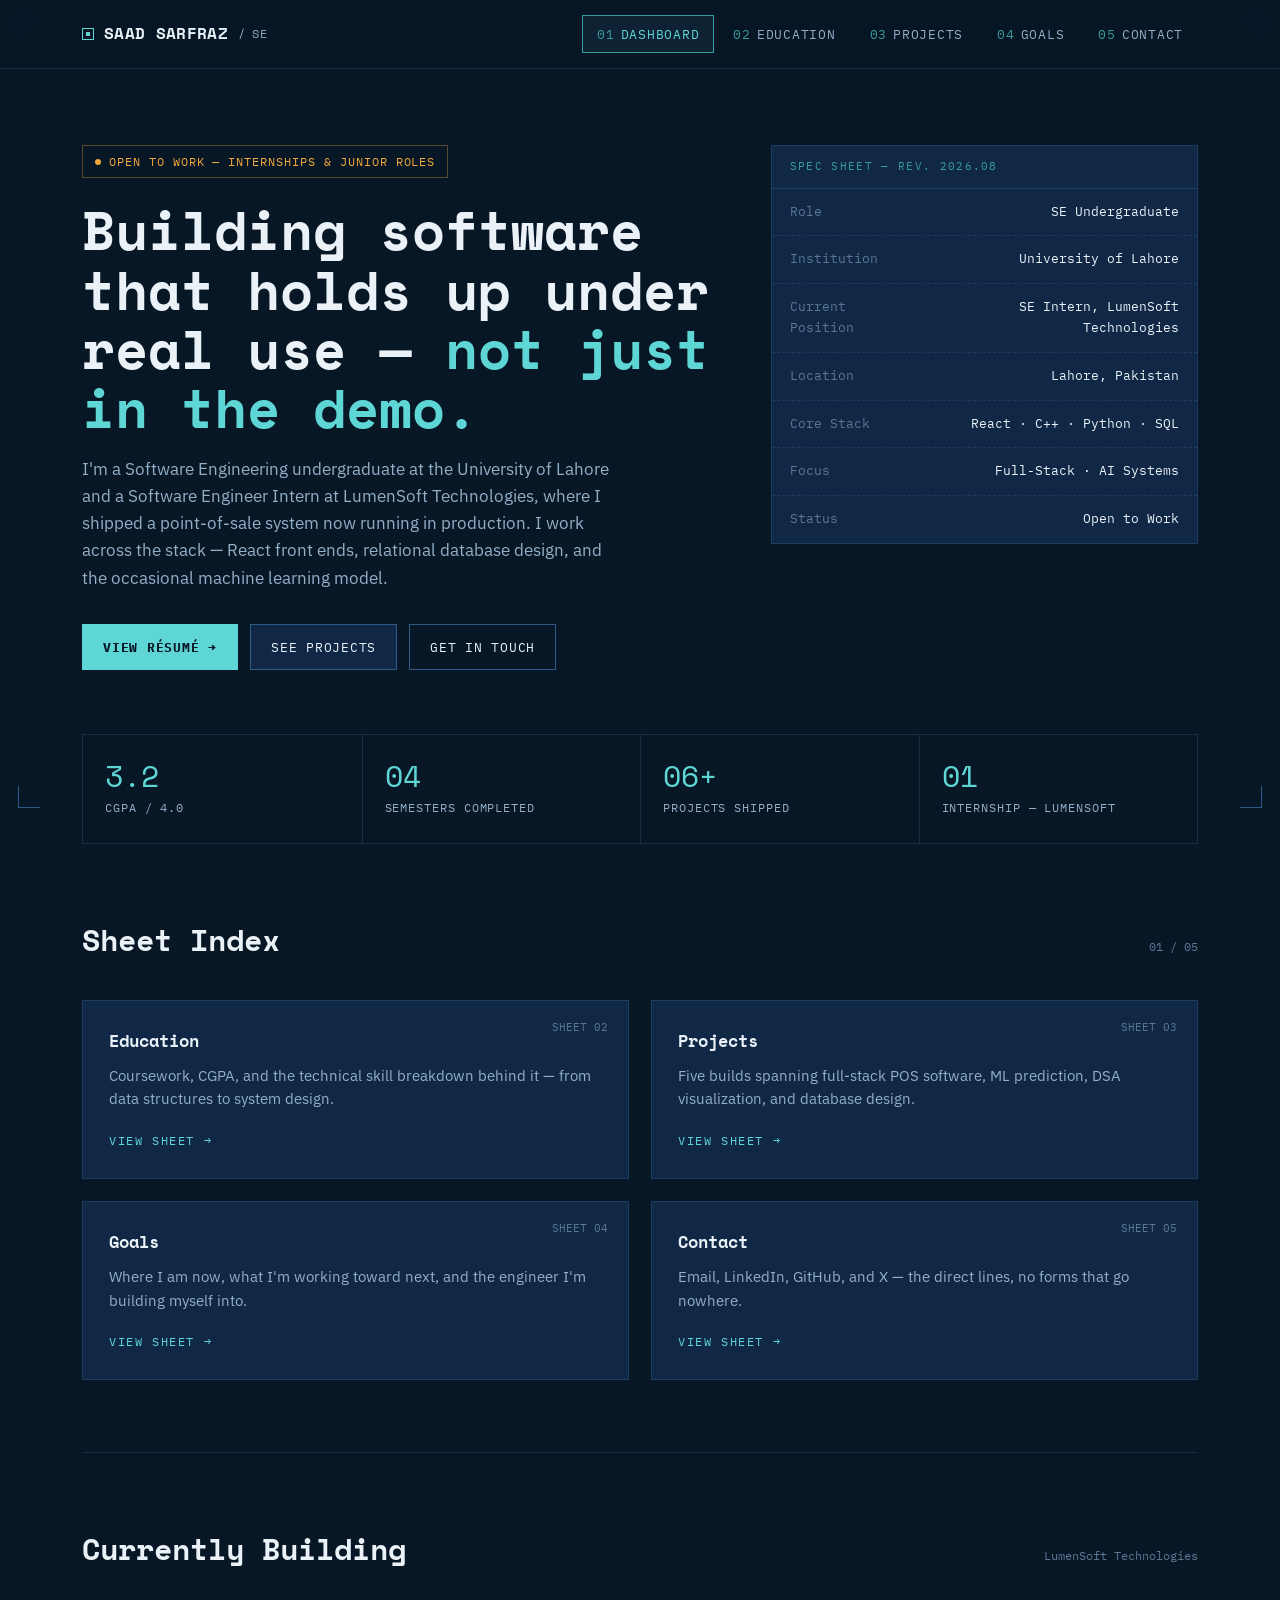
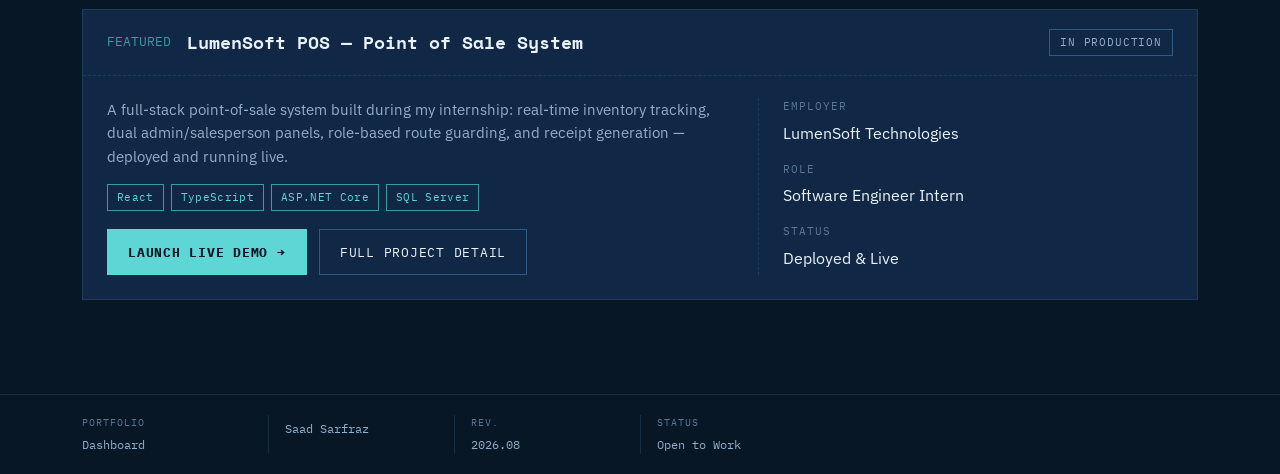
<file: index.html>
<!DOCTYPE html>
<html lang="en">
<head>
<meta charset="UTF-8">
<meta name="viewport" content="width=device-width, initial-scale=1.0">
<title>Saad Sarfraz — Software Engineer</title>
<meta name="description" content="Saad Sarfraz — Software Engineering undergraduate at University of Lahore, Software Engineer Intern at LumenSoft Technologies.">
<link rel="stylesheet" href="style.css">
</head>
<body>

<div class="crop-bl"></div><div class="crop-br"></div>

<header class="topbar">
  <div class="topbar-inner">
    <a href="index.html" class="brand">
      <span class="brand-mark"></span>
      SAAD SARFRAZ <span class="brand-sub">/ SE</span>
    </a>
    <button class="nav-toggle" aria-label="Toggle navigation" aria-expanded="false">≡</button>
    <nav class="navlinks">
      <a href="index.html"><span class="num">01</span>Dashboard</a>
      <a href="education.html"><span class="num">02</span>Education</a>
      <a href="projects.html"><span class="num">03</span>Projects</a>
      <a href="goals.html"><span class="num">04</span>Goals</a>
      <a href="contact.html"><span class="num">05</span>Contact</a>
    </nav>
  </div>
</header>

<main class="sheet">

  <section class="hero">
    <div>
      <div class="hero-status"><span class="blip"></span> Open to Work — Internships &amp; Junior Roles</div>
      <h1>Building software that holds up under real use — <span>not just in the demo.</span></h1>
      <p class="lede">I'm a Software Engineering undergraduate at the University of Lahore and a Software Engineer Intern at LumenSoft Technologies, where I shipped a point-of-sale system now running in production. I work across the stack — React front ends, relational database design, and the occasional machine learning model.</p>
      <div class="btn-row">
        <a class="btn btn-primary" href="https://drive.google.com/file/d/1sO_ANWUnyFtN7_MNTFOJQIVMBRMO8PCJ/view?usp=sharing" target="_blank" rel="noopener">View Résumé <span class="arrow">→</span></a>
        <a class="btn" href="projects.html">See Projects</a>
        <a class="btn btn-ghost" href="contact.html">Get in Touch</a>
      </div>
    </div>

    <div class="spec-panel">
      <div class="spec-head">Spec Sheet — Rev. 2026.08</div>
      <div class="spec-row"><span class="k">Role</span><span class="v">SE Undergraduate</span></div>
      <div class="spec-row"><span class="k">Institution</span><span class="v">University of Lahore</span></div>
      <div class="spec-row"><span class="k">Current Position</span><span class="v">SE Intern, LumenSoft Technologies</span></div>
      <div class="spec-row"><span class="k">Location</span><span class="v">Lahore, Pakistan</span></div>
      <div class="spec-row"><span class="k">Core Stack</span><span class="v">React · C++ · Python · SQL</span></div>
      <div class="spec-row"><span class="k">Focus</span><span class="v">Full-Stack · AI Systems</span></div>
      <div class="spec-row"><span class="k">Status</span><span class="v">Open to Work</span></div>
    </div>
  </section>

  <section class="stat-strip" aria-label="Quick stats">
    <div class="stat-cell"><div class="num">3.2</div><div class="label">CGPA / 4.0</div></div>
    <div class="stat-cell"><div class="num">04</div><div class="label">Semesters Completed</div></div>
    <div class="stat-cell"><div class="num">06+</div><div class="label">Projects Shipped</div></div>
    <div class="stat-cell"><div class="num">01</div><div class="label">Internship — LumenSoft</div></div>
  </section>

  <section class="section">
    <div class="section-head">
      <h2>Sheet Index</h2>
      <span class="sheet-no">01 / 05</span>
    </div>
    <div class="grid-2">
      <a class="card" href="education.html" style="text-decoration:none;">
        <span class="idx">SHEET 02</span>
        <h3>Education</h3>
        <p>Coursework, CGPA, and the technical skill breakdown behind it — from data structures to system design.</p>
        <span class="tag">View Sheet →</span>
      </a>
      <a class="card" href="projects.html" style="text-decoration:none;">
        <span class="idx">SHEET 03</span>
        <h3>Projects</h3>
        <p>Five builds spanning full-stack POS software, ML prediction, DSA visualization, and database design.</p>
        <span class="tag">View Sheet →</span>
      </a>
      <a class="card" href="goals.html" style="text-decoration:none;">
        <span class="idx">SHEET 04</span>
        <h3>Goals</h3>
        <p>Where I am now, what I'm working toward next, and the engineer I'm building myself into.</p>
        <span class="tag">View Sheet →</span>
      </a>
      <a class="card" href="contact.html" style="text-decoration:none;">
        <span class="idx">SHEET 05</span>
        <h3>Contact</h3>
        <p>Email, LinkedIn, GitHub, and X — the direct lines, no forms that go nowhere.</p>
        <span class="tag">View Sheet →</span>
      </a>
    </div>
  </section>

  <section class="section">
    <div class="section-head">
      <h2>Currently Building</h2>
      <span class="sheet-no">LumenSoft Technologies</span>
    </div>
    <div class="project-card">
      <div class="project-head">
        <span class="pnum">FEATURED</span>
        <h3>LumenSoft POS — Point of Sale System</h3>
        <span class="project-status">In Production</span>
      </div>
      <div class="project-body">
        <div>
          <p>A full-stack point-of-sale system built during my internship: real-time inventory tracking, dual admin/salesperson panels, role-based route guarding, and receipt generation — deployed and running live.</p>
          <div class="chips">
            <span class="chip">React</span>
            <span class="chip">TypeScript</span>
            <span class="chip">ASP.NET Core</span>
            <span class="chip">SQL Server</span>
          </div>
          <div class="btn-row">
            <a class="btn btn-primary" href="https://pos.sses.dev/" target="_blank" rel="noopener">Launch Live Demo <span class="arrow">→</span></a>
            <a class="btn" href="projects.html">Full Project Detail</a>
          </div>
        </div>
        <div class="project-aside">
          <div class="k">Employer</div>LumenSoft Technologies
          <div class="k">Role</div>Software Engineer Intern
          <div class="k">Status</div>Deployed &amp; Live
        </div>
      </div>
    </div>
  </section>

</main>


<footer class="titleblock">
  <div class="titleblock-inner">
    <div class="tb-cell"><div class="k">Portfolio</div><div class="v">Dashboard</div></div>
    <div class="tb-cell"><div class="k"></div><div class="v">Saad Sarfraz</div></div>
    <div class="tb-cell"><div class="k">Rev.</div><div class="v">2026.08</div></div>
    <div class="tb-cell"><div class="k">Status</div><div class="v">Open to Work</div></div>
  </div>
</footer>

<script src="main.js"></script>
</body>
</html>
</file>
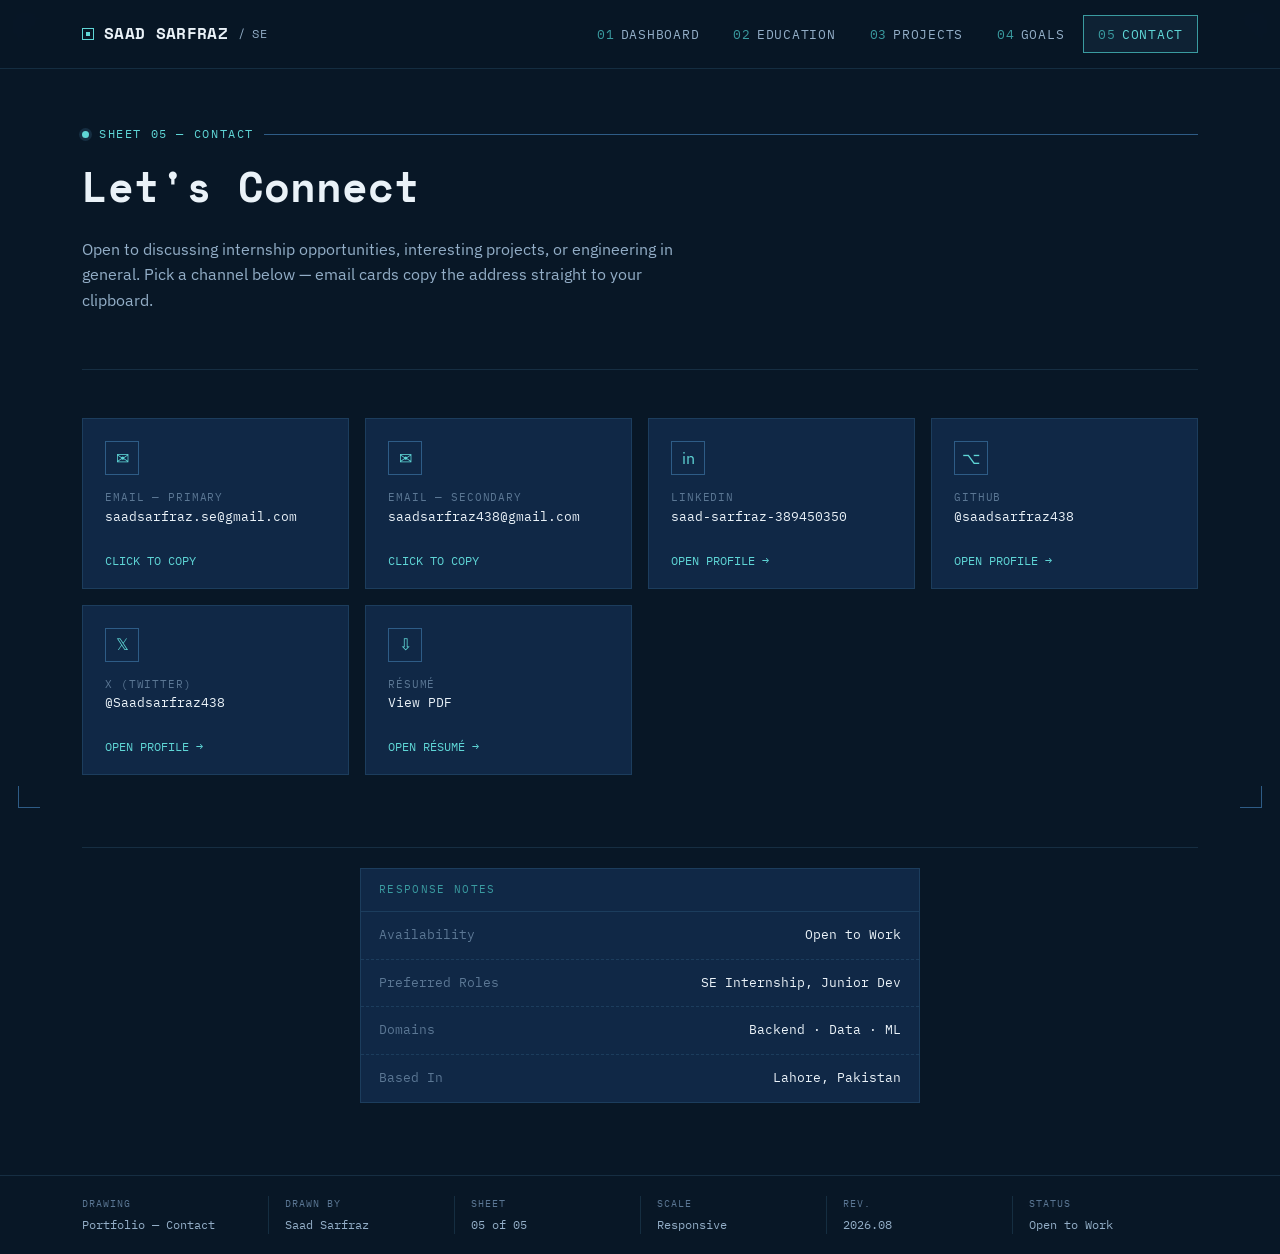
<file: contact.html>
<!DOCTYPE html>
<html lang="en">
<head>
<meta charset="UTF-8">
<meta name="viewport" content="width=device-width, initial-scale=1.0">
<title>Contact — Saad Sarfraz</title>
<meta name="description" content="Get in touch with Saad Sarfraz — email, LinkedIn, GitHub, and X.">
<link rel="stylesheet" href="style.css">
</head>
<body>

    <div class="crop-bl"></div><div class="crop-br"></div>

<header class="topbar">
  <div class="topbar-inner">
    <a href="index.html" class="brand">
      <span class="brand-mark"></span>
      SAAD SARFRAZ <span class="brand-sub">/ SE</span>
    </a>
    <button class="nav-toggle" aria-label="Toggle navigation" aria-expanded="false">≡</button>
    <nav class="navlinks">
      <a href="index.html"><span class="num">01</span>Dashboard</a>
      <a href="education.html"><span class="num">02</span>Education</a>
      <a href="projects.html"><span class="num">03</span>Projects</a>
      <a href="goals.html"><span class="num">04</span>Goals</a>
      <a href="contact.html"><span class="num">05</span>Contact</a>
    </nav>
  </div>
</header>
<main class="sheet">

  <section style="padding: 56px 0 40px; border-bottom: 1px solid var(--line-soft);">
    <div class="leader"><span class="dot"></span><span class="tag">Sheet 05 — Contact</span><span class="rule"></span></div>
    <h1 style="font-family: var(--f-display); font-size: clamp(28px,4vw,42px); margin: 0 0 14px; color: var(--paper);">Let's Connect</h1>
    <p style="color: var(--paper-dim); max-width: 62ch; font-size: 16px;">Open to discussing internship opportunities, interesting projects, or engineering in general. Pick a channel below — email cards copy the address straight to your clipboard.</p>
  </section>

  <section class="section" style="padding-top: 48px;">
    <div class="contact-grid">

      <button type="button" class="contact-card" data-copy="saadsarfraz.se@gmail.com" style="cursor:pointer;">
        <span class="ic">✉</span>
        <div>
          <div class="label">Email — Primary</div>
          <div class="value">saadsarfraz.se@gmail.com</div>
        </div>
        <div class="copy-note">CLICK TO COPY</div>
      </button>

      <button type="button" class="contact-card" data-copy="saadsarfraz438@gmail.com" style="cursor:pointer;">
        <span class="ic">✉</span>
        <div>
          <div class="label">Email — Secondary</div>
          <div class="value">saadsarfraz438@gmail.com</div>
        </div>
        <div class="copy-note">CLICK TO COPY</div>
      </button>
      <a class="contact-card" href="https://www.linkedin.com/in/saad-sarfraz-389450350/" target="_blank" rel="noopener">
        <span class="ic">in</span>
        <div>
          <div class="label">LinkedIn</div>
          <div class="value">saad-sarfraz-389450350</div>
        </div>
        <div class="copy-note">OPEN PROFILE →</div>
      </a>
</body>
</html>
<a class="contact-card" href="https://github.com/saadsarfraz438" target="_blank" rel="noopener">
        <span class="ic">⌥</span>
        <div>
          <div class="label">GitHub</div>
          <div class="value">@saadsarfraz438</div>
        </div>
        <div class="copy-note">OPEN PROFILE →</div>
      </a>
       <a class="contact-card" href="https://x.com/Saadsarfraz438" target="_blank" rel="noopener">
        <span class="ic">𝕏</span>
        <div>
          <div class="label">X (Twitter)</div>
          <div class="value">@Saadsarfraz438</div>
        </div>
        <div class="copy-note">OPEN PROFILE →</div>
      </a>
       <a class="contact-card" href="https://drive.google.com/file/d/1sO_ANWUnyFtN7_MNTFOJQIVMBRMO8PCJ/view?usp=sharing" target="_blank" rel="noopener">
        <span class="ic">⇩</span>
        <div>
          <div class="label">Résumé</div>
          <div class="value">View PDF</div>
        </div>
        <div class="copy-note">OPEN RÉSUMÉ →</div>
      </a>

    </div>
  </section>
    <section class="section" style="text-align:center; padding: 20px 0 72px;">
    <div class="spec-panel" style="max-width: 560px; margin: 0 auto; text-align:left;">
      <div class="spec-head">Response Notes</div>
      <div class="spec-row"><span class="k">Availability</span><span class="v">Open to Work</span></div>
      <div class="spec-row"><span class="k">Preferred Roles</span><span class="v">SE Internship, Junior Dev</span></div>
      <div class="spec-row"><span class="k">Domains</span><span class="v">Backend · Data · ML</span></div>
      <div class="spec-row"><span class="k">Based In</span><span class="v">Lahore, Pakistan</span></div>
    </div>
  </section>

</main>
<footer class="titleblock">
  <div class="titleblock-inner">
    <div class="tb-cell"><div class="k">Drawing</div><div class="v">Portfolio — Contact</div></div>
    <div class="tb-cell"><div class="k">Drawn By</div><div class="v">Saad Sarfraz</div></div>
    <div class="tb-cell"><div class="k">Sheet</div><div class="v">05 of 05</div></div>
    <div class="tb-cell"><div class="k">Scale</div><div class="v">Responsive</div></div>
    <div class="tb-cell"><div class="k">Rev.</div><div class="v">2026.08</div></div>
    <div class="tb-cell"><div class="k">Status</div><div class="v">Open to Work</div></div>
  </div>
</footer>

<script src="main.js"></script>
</body>
</html>
</file>
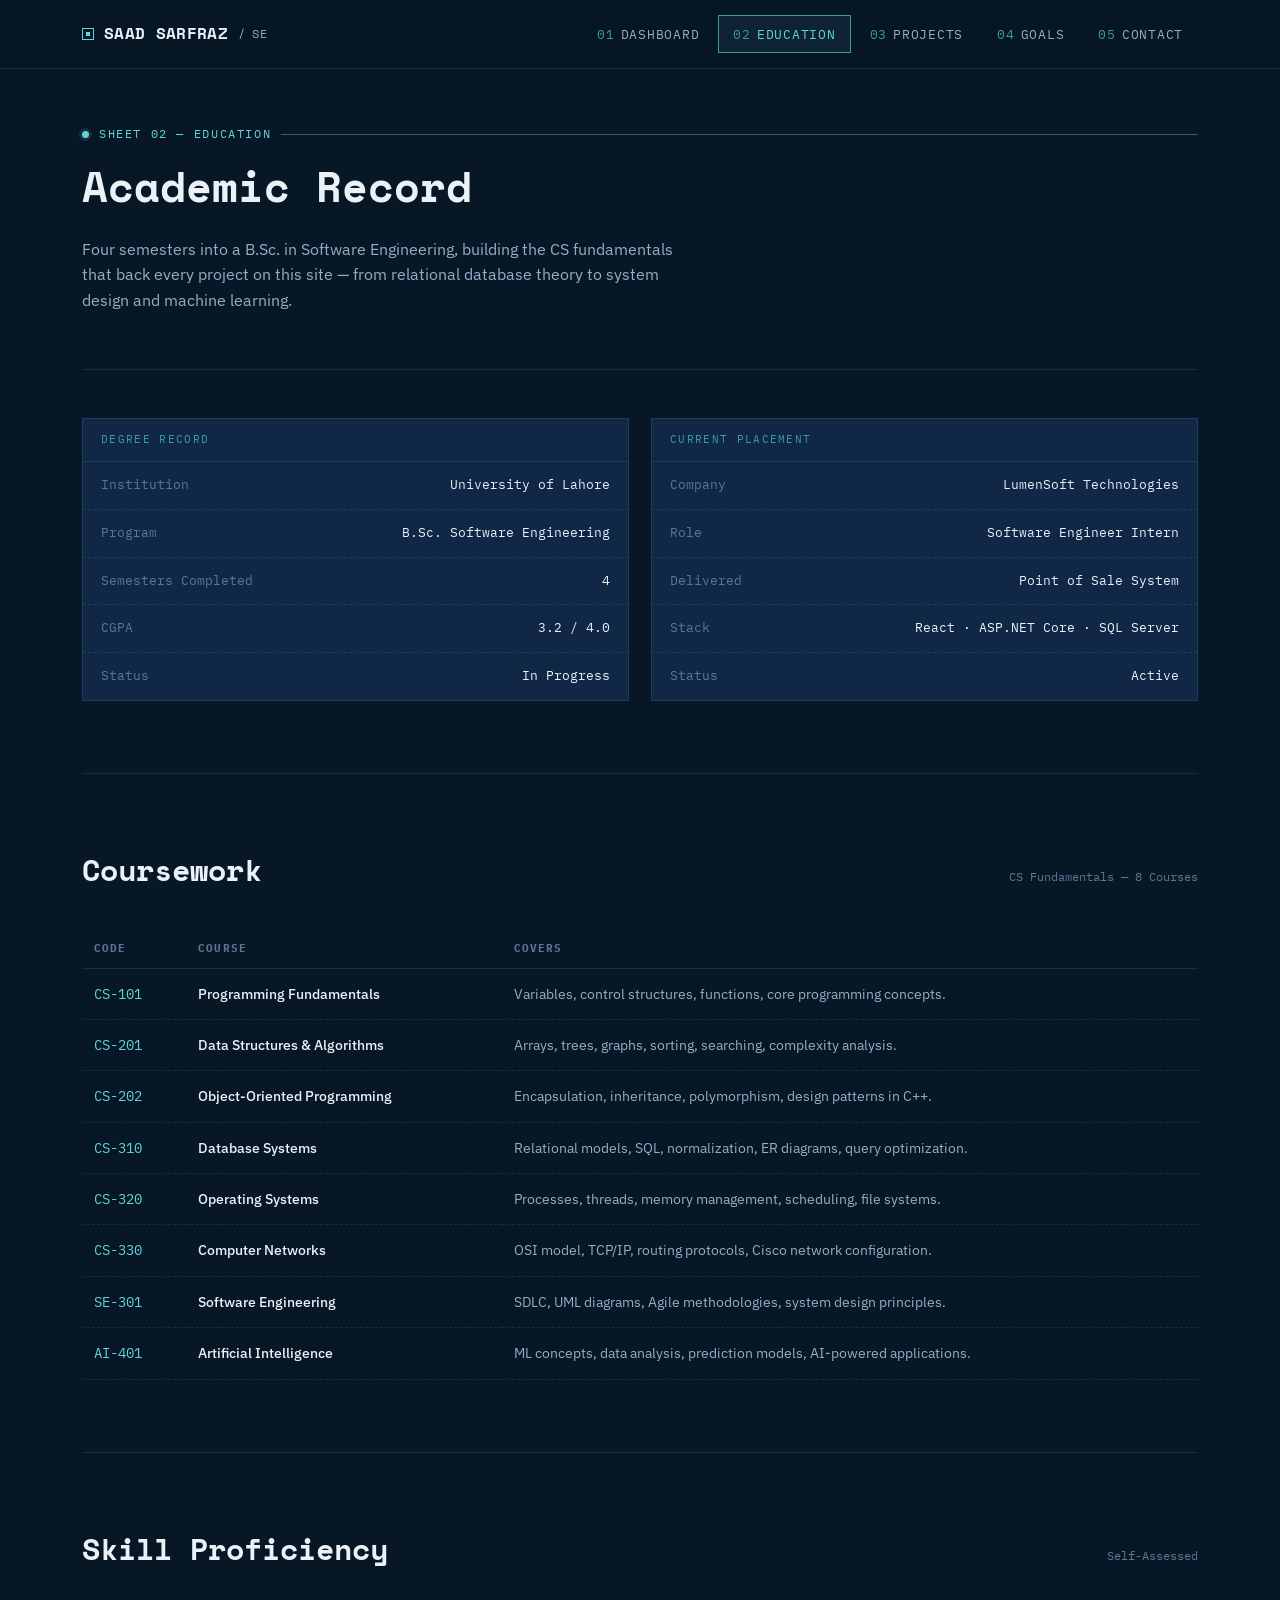
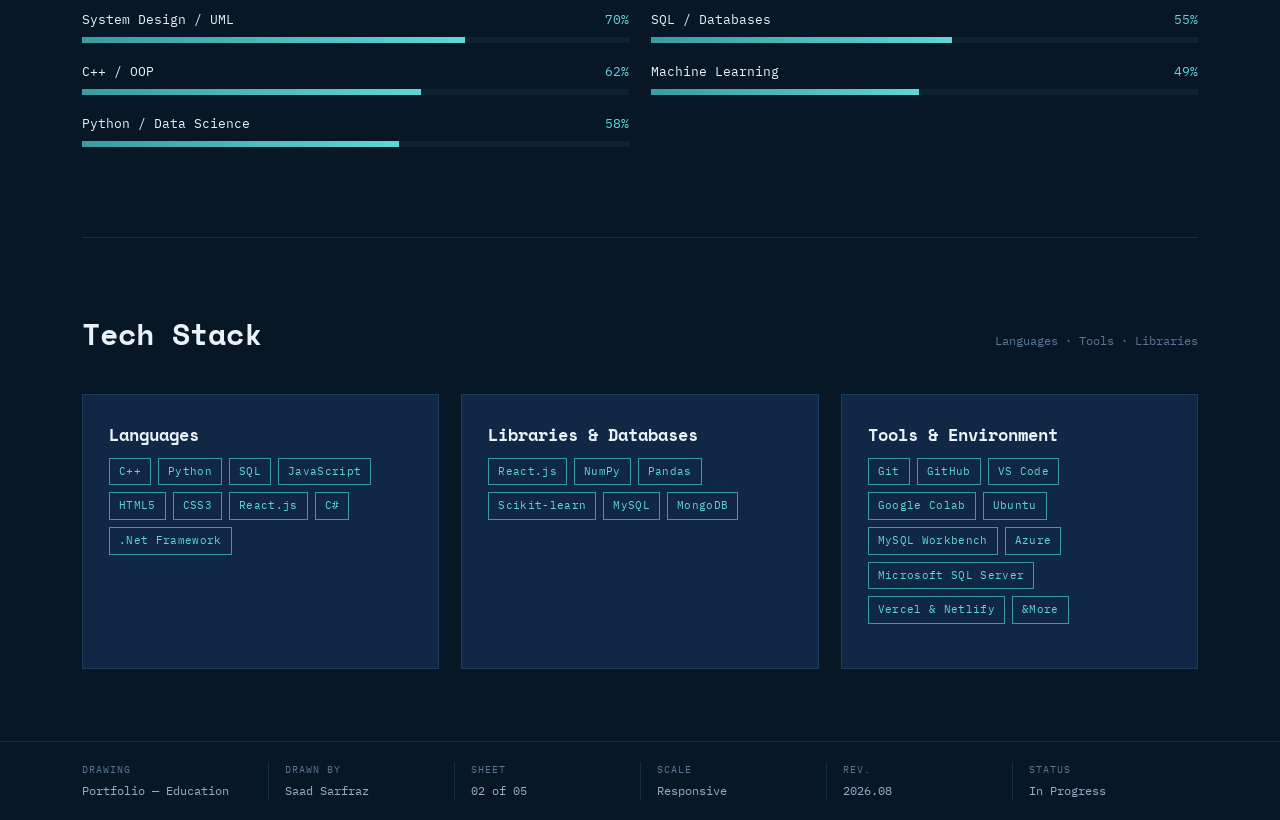
<file: education.html>
<!DOCTYPE html>
<html lang="en">
<head>

<meta charset="UTF-8">
<meta name="viewport" content="width=device-width, initial-scale=1.0">
<title>Education — Saad Sarfraz</title>
<meta name="description" content="Education, coursework, and technical skills of Saad Sarfraz, Software Engineering undergraduate at University of Lahore.">
<link rel="stylesheet" href="style.css">
</head>

<body>

    <header class="topbar">
  <div class="topbar-inner">
    <a href="index.html" class="brand">
      <span class="brand-mark"></span>
      SAAD SARFRAZ <span class="brand-sub">/ SE</span>
    </a>
    <button class="nav-toggle" aria-label="Toggle navigation" aria-expanded="false">≡</button>
    <nav class="navlinks">
      <a href="index.html"><span class="num">01</span>Dashboard</a>
      <a href="education.html"><span class="num">02</span>Education</a>
      <a href="projects.html"><span class="num">03</span>Projects</a>
      <a href="goals.html"><span class="num">04</span>Goals</a>
      <a href="contact.html"><span class="num">05</span>Contact</a>
    </nav>
  </div>
</header>

<main class="sheet">

  <section style="padding: 56px 0 40px; border-bottom: 1px solid var(--line-soft);">
    <div class="leader"><span class="dot"></span><span class="tag">Sheet 02 — Education</span><span class="rule"></span></div>
    <h1 style="font-family: var(--f-display); font-size: clamp(28px,4vw,42px); margin: 0 0 14px; color: var(--paper);">Academic Record</h1>
    <p style="color: var(--paper-dim); max-width: 62ch; font-size: 16px;">Four semesters into a B.Sc. in Software Engineering, building the CS fundamentals that back every project on this site — from relational database theory to system design and machine learning.</p>
  </section>
  <section class="section" style="padding-top: 48px;">
    <div class="grid-2">
      <div class="spec-panel">
        <div class="spec-head">Degree Record</div>
        <div class="spec-row"><span class="k">Institution</span><span class="v">University of Lahore</span></div>
        <div class="spec-row"><span class="k">Program</span><span class="v">B.Sc. Software Engineering</span></div>
        <div class="spec-row"><span class="k">Semesters Completed</span><span class="v">4</span></div>
        <div class="spec-row"><span class="k">CGPA</span><span class="v">3.2 / 4.0</span></div>
        <div class="spec-row"><span class="k">Status</span><span class="v">In Progress</span></div>
      </div>
      <div class="spec-panel">
        <div class="spec-head">Current Placement</div>
        <div class="spec-row"><span class="k">Company</span><span class="v">LumenSoft Technologies</span></div>
        <div class="spec-row"><span class="k">Role</span><span class="v">Software Engineer Intern</span></div>
        <div class="spec-row"><span class="k">Delivered</span><span class="v">Point of Sale System</span></div>
        <div class="spec-row"><span class="k">Stack</span><span class="v">React · ASP.NET Core · SQL Server</span></div>
        <div class="spec-row"><span class="k">Status</span><span class="v">Active</span></div>
      </div>
    </div>
  </section>

   <section class="section">
    <div class="section-head">
      <h2>Coursework</h2>
      <span class="sheet-no">CS Fundamentals — 8 Courses</span>
    </div>
    <table class="course-table">
      <thead>
        <tr><th>Code</th><th>Course</th><th>Covers</th></tr>
      </thead>
      <tbody>
        <tr><td class="code">CS-101</td><td class="name">Programming Fundamentals</td><td>Variables, control structures, functions, core programming concepts.</td></tr>
        <tr><td class="code">CS-201</td><td class="name">Data Structures &amp; Algorithms</td><td>Arrays, trees, graphs, sorting, searching, complexity analysis.</td></tr>
        <tr><td class="code">CS-202</td><td class="name">Object-Oriented Programming</td><td>Encapsulation, inheritance, polymorphism, design patterns in C++.</td></tr>
        <tr><td class="code">CS-310</td><td class="name">Database Systems</td><td>Relational models, SQL, normalization, ER diagrams, query optimization.</td></tr>
        <tr><td class="code">CS-320</td><td class="name">Operating Systems</td><td>Processes, threads, memory management, scheduling, file systems.</td></tr>
        <tr><td class="code">CS-330</td><td class="name">Computer Networks</td><td>OSI model, TCP/IP, routing protocols, Cisco network configuration.</td></tr>
        <tr><td class="code">SE-301</td><td class="name">Software Engineering</td><td>SDLC, UML diagrams, Agile methodologies, system design principles.</td></tr>
        <tr><td class="code">AI-401</td><td class="name">Artificial Intelligence</td><td>ML concepts, data analysis, prediction models, AI-powered applications.</td></tr>
      </tbody>
    </table>
  </section>

  <section class="section">
    <div class="section-head">
      <h2>Skill Proficiency</h2>
      <span class="sheet-no">Self-Assessed</span>
    </div>
    <div class="grid-2">
      <div>
        <div class="skillbar">
          <div class="row"><span>System Design / UML</span><span class="pct">70%</span></div>
          <div class="track"><div class="fill" style="width:70%;"></div></div>
        </div>
        <div class="skillbar">
          <div class="row"><span>C++ / OOP</span><span class="pct">62%</span></div>
          <div class="track"><div class="fill" style="width:62%;"></div></div>
        </div>
        <div class="skillbar">
          <div class="row"><span>Python / Data Science</span><span class="pct">58%</span></div>
          <div class="track"><div class="fill" style="width:58%;"></div></div>
        </div>
      </div>
      <div>
        <div class="skillbar">
          <div class="row"><span>SQL / Databases</span><span class="pct">55%</span></div>
          <div class="track"><div class="fill" style="width:55%;"></div></div>
        </div>
        <div class="skillbar">
          <div class="row"><span>Machine Learning</span><span class="pct">49%</span></div>
          <div class="track"><div class="fill" style="width:49%;"></div></div>
        </div>
      </div>
    </div>
  </section>
  <section class="section">
    <div class="section-head">
      <h2>Tech Stack</h2>
      <span class="sheet-no">Languages · Tools · Libraries</span>
    </div>
    <div class="grid-3">
      <div class="card">
        <h3>Languages</h3>
        <div class="chips">
          <span class="chip">C++</span><span class="chip">Python</span><span class="chip">SQL</span>
          <span class="chip">JavaScript</span><span class="chip">HTML5</span><span class="chip">CSS3</span>
          <span class="chip">React.js</span><span class="chip">C#</span><span class="chip">.Net Framework</span>

        </div>
      </div>
      <div class="card">
        <h3>Libraries &amp; Databases</h3>
        <div class="chips">
          <span class="chip">React.js</span><span class="chip">NumPy</span><span class="chip">Pandas</span>
          <span class="chip">Scikit-learn</span><span class="chip">MySQL</span><span class="chip">MongoDB</span>
        </div>
      </div>
      <div class="card">
        <h3>Tools &amp; Environment</h3>
        <div class="chips">
          <span class="chip">Git</span><span class="chip">GitHub</span><span class="chip">VS Code</span>
          <span class="chip">Google Colab</span><span class="chip">Ubuntu</span><span class="chip">MySQL Workbench</span>
                    <span class="chip"> Azure</span><span class="chip">Microsoft SQL Server</span><span class="chip">Vercel & Netlify</span>
                    <span class="chip"> &More</span>
        </div>
      </div>
    </div>
  </section>

</main>

<footer class="titleblock">
  <div class="titleblock-inner">
    <div class="tb-cell"><div class="k">Drawing</div><div class="v">Portfolio — Education</div></div>
    <div class="tb-cell"><div class="k">Drawn By</div><div class="v">Saad Sarfraz</div></div>
    <div class="tb-cell"><div class="k">Sheet</div><div class="v">02 of 05</div></div>
    <div class="tb-cell"><div class="k">Scale</div><div class="v">Responsive</div></div>
    <div class="tb-cell"><div class="k">Rev.</div><div class="v">2026.08</div></div>
    <div class="tb-cell"><div class="k">Status</div><div class="v">In Progress</div></div>
  </div>
</footer>

<script src="main.js"></script>
</body>
</html>
</file>
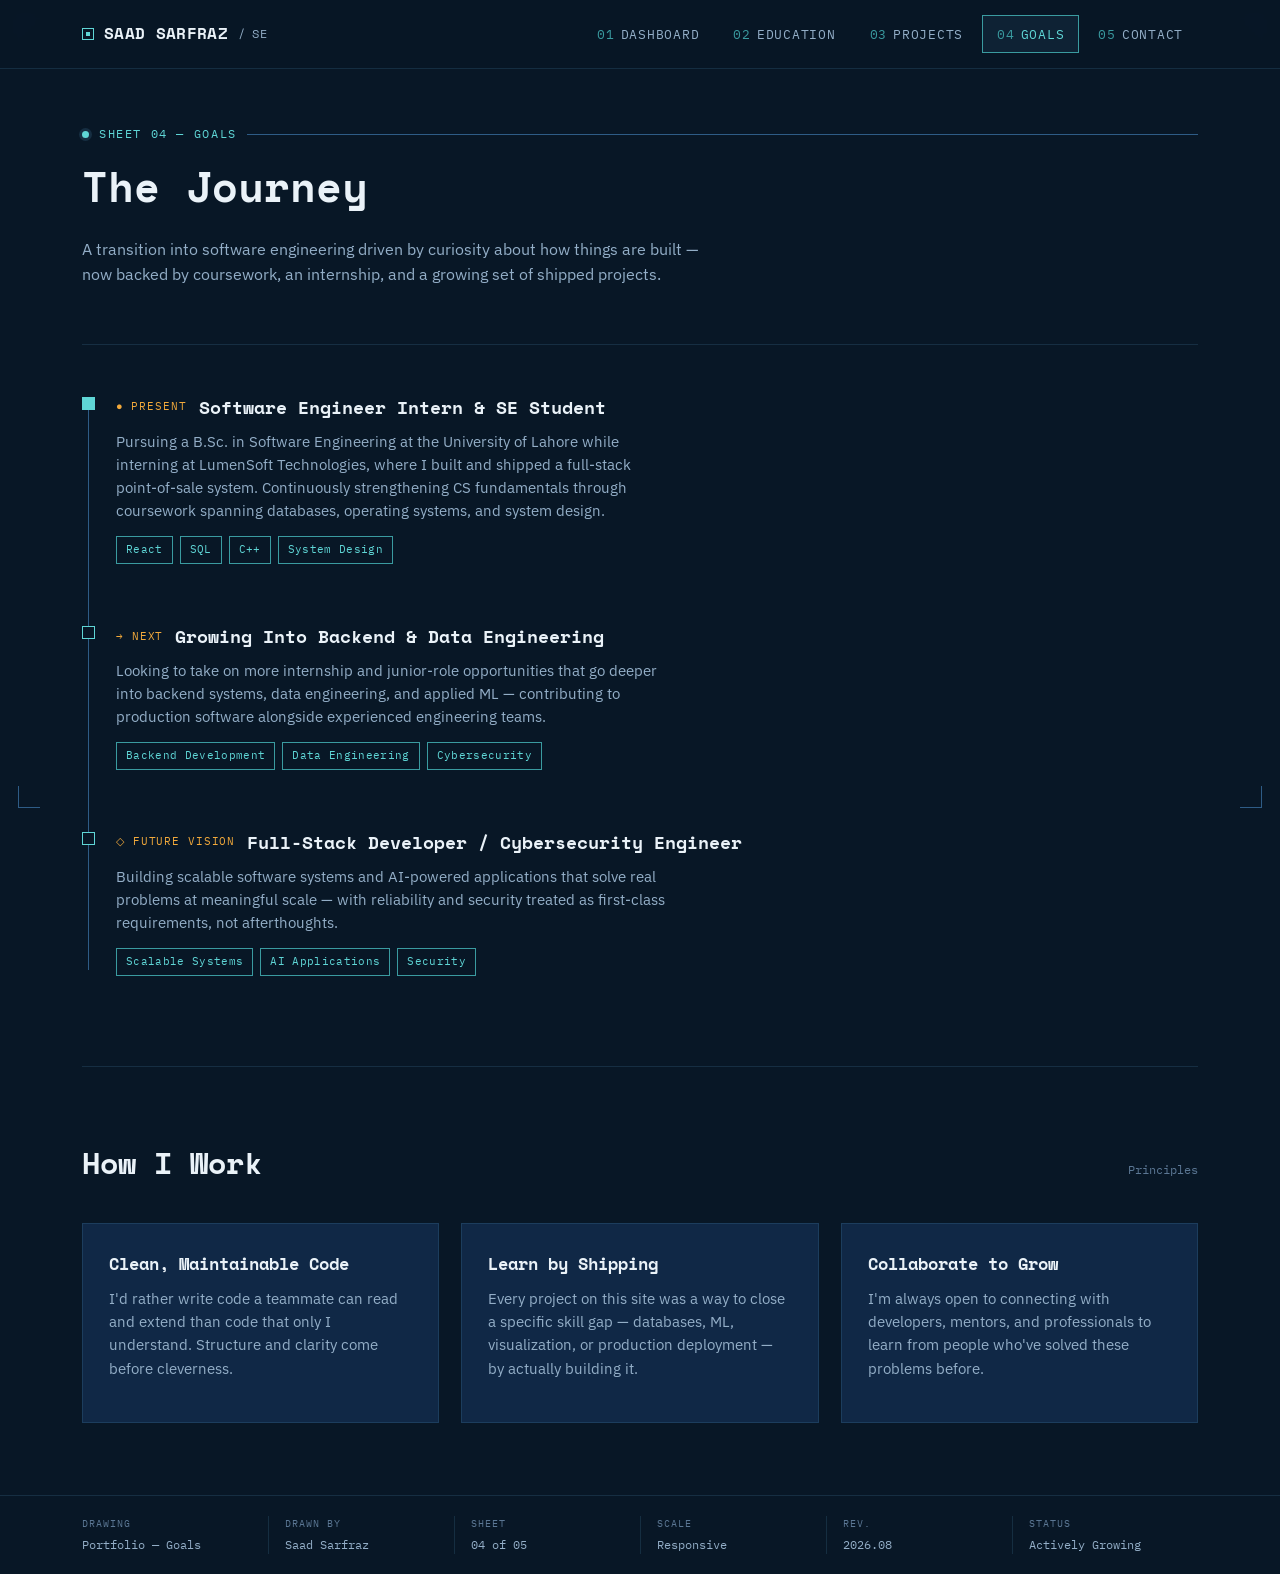
<file: goals.html>
<!DOCTYPE html>
<html lang="en">
<head>
<meta charset="UTF-8">
<meta name="viewport" content="width=device-width, initial-scale=1.0">
<title>Goals — Saad Sarfraz</title>
<meta name="description" content="Career journey and goals of Saad Sarfraz — from Software Engineering student to Full-Stack Developer.">
<link rel="stylesheet" href="style.css">
</head>
<body>

<div class="crop-bl"></div><div class="crop-br"></div>

<header class="topbar">
  <div class="topbar-inner">
    <a href="index.html" class="brand">
      <span class="brand-mark"></span>
      SAAD SARFRAZ <span class="brand-sub">/ SE</span>
    </a>
    <button class="nav-toggle" aria-label="Toggle navigation" aria-expanded="false">≡</button>
    <nav class="navlinks">
      <a href="index.html"><span class="num">01</span>Dashboard</a>
      <a href="education.html"><span class="num">02</span>Education</a>
      <a href="projects.html"><span class="num">03</span>Projects</a>
      <a href="goals.html"><span class="num">04</span>Goals</a>
      <a href="contact.html"><span class="num">05</span>Contact</a>
    </nav>
  </div>
</header>
<main class="sheet">

  <section style="padding: 56px 0 40px; border-bottom: 1px solid var(--line-soft);">
    <div class="leader"><span class="dot"></span><span class="tag">Sheet 04 — Goals</span><span class="rule"></span></div>
    <h1 style="font-family: var(--f-display); font-size: clamp(28px,4vw,42px); margin: 0 0 14px; color: var(--paper);">The Journey</h1>
    <p style="color: var(--paper-dim); max-width: 62ch; font-size: 16px;">A transition into software engineering driven by curiosity about how things are built — now backed by coursework, an internship, and a growing set of shipped projects.</p>
  </section>

  <section class="section" style="padding-top: 48px;">
    <div class="timeline">

      <div class="tl-item is-current">
        <div class="tl-head">
          <span class="tl-status">● Present</span>
          <h3>Software Engineer Intern &amp; SE Student</h3>
        </div>
        <p>Pursuing a B.Sc. in Software Engineering at the University of Lahore while interning at LumenSoft Technologies, where I built and shipped a full-stack point-of-sale system. Continuously strengthening CS fundamentals through coursework spanning databases, operating systems, and system design.</p>
        <div class="chips">
          <span class="chip">React</span><span class="chip">SQL</span><span class="chip">C++</span><span class="chip">System Design</span>
        </div>
      </div>

      <div class="tl-item">
        <div class="tl-head">
          <span class="tl-status">→ Next</span>
          <h3>Growing Into Backend &amp; Data Engineering</h3>
        </div>
        <p>Looking to take on more internship and junior-role opportunities that go deeper into backend systems, data engineering, and applied ML — contributing to production software alongside experienced engineering teams.</p>
        <div class="chips">
          <span class="chip">Backend Development</span><span class="chip">Data Engineering</span><span class="chip">Cybersecurity</span>
        </div>
      </div>

      <div class="tl-item">
        <div class="tl-head">
          <span class="tl-status">◇ Future Vision</span>
          <h3>Full-Stack Developer / Cybersecurity Engineer</h3>
        </div>
        <p>Building scalable software systems and AI-powered applications that solve real problems at meaningful scale — with reliability and security treated as first-class requirements, not afterthoughts.</p>
        <div class="chips">
          <span class="chip">Scalable Systems</span><span class="chip">AI Applications</span><span class="chip">Security</span>
        </div>
      </div>
       </div>
  </section>

  <section class="section">
    <div class="section-head">
      <h2>How I Work</h2>
      <span class="sheet-no">Principles</span>
    </div>
    <div class="grid-3">
      <div class="card">
        <h3>Clean, Maintainable Code</h3>
        <p>I'd rather write code a teammate can read and extend than code that only I understand. Structure and clarity come before cleverness.</p>
      </div>
      <div class="card">
        <h3>Learn by Shipping</h3>
        <p>Every project on this site was a way to close a specific skill gap — databases, ML, visualization, or production deployment — by actually building it.</p>
      </div>
      <div class="card">
        <h3>Collaborate to Grow</h3>
        <p>I'm always open to connecting with developers, mentors, and professionals to learn from people who've solved these problems before.</p>
      </div>
    </div>
  </section>

</main>

<footer class="titleblock">
  <div class="titleblock-inner">
    <div class="tb-cell"><div class="k">Drawing</div><div class="v">Portfolio — Goals</div></div>
    <div class="tb-cell"><div class="k">Drawn By</div><div class="v">Saad Sarfraz</div></div>
    <div class="tb-cell"><div class="k">Sheet</div><div class="v">04 of 05</div></div>
    <div class="tb-cell"><div class="k">Scale</div><div class="v">Responsive</div></div>
    <div class="tb-cell"><div class="k">Rev.</div><div class="v">2026.08</div></div>
    <div class="tb-cell"><div class="k">Status</div><div class="v">Actively Growing</div></div>
  </div>
</footer>

<script src="main.js"></script>
</body>
</html>
</file>
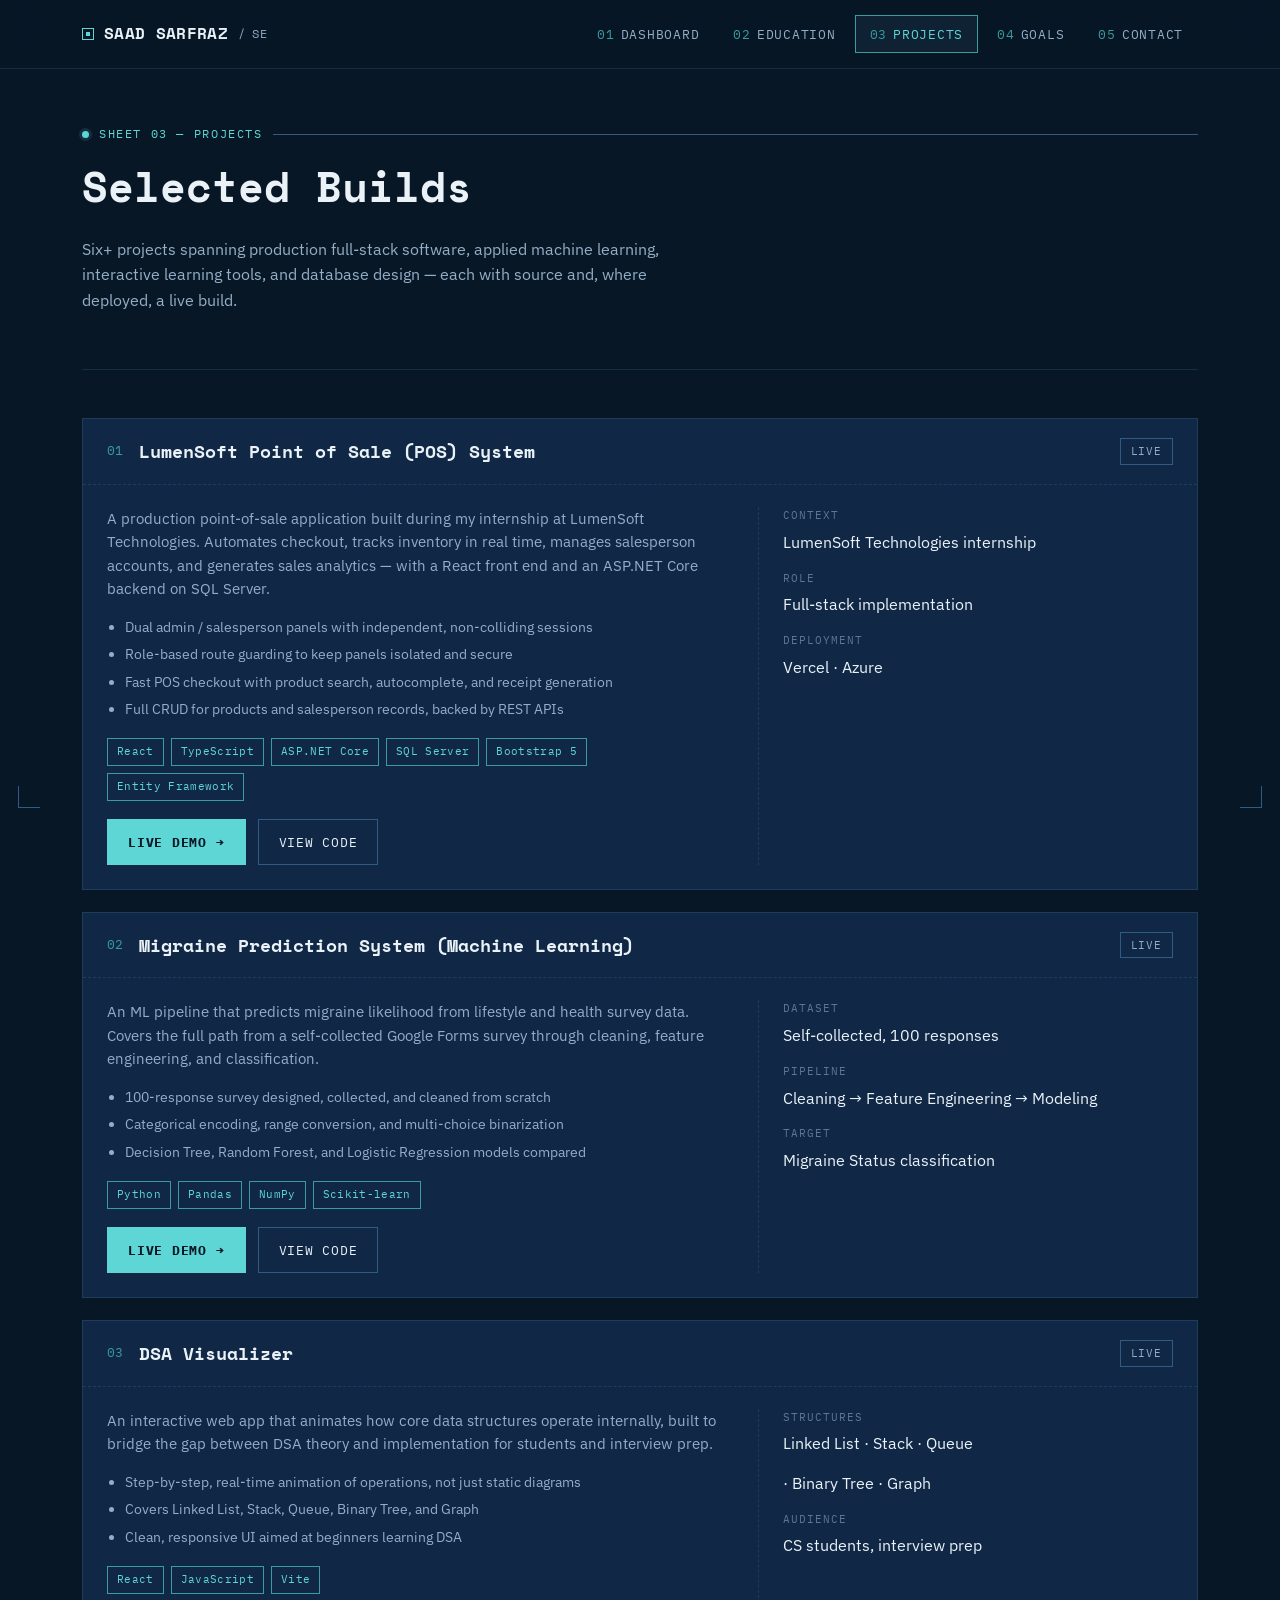
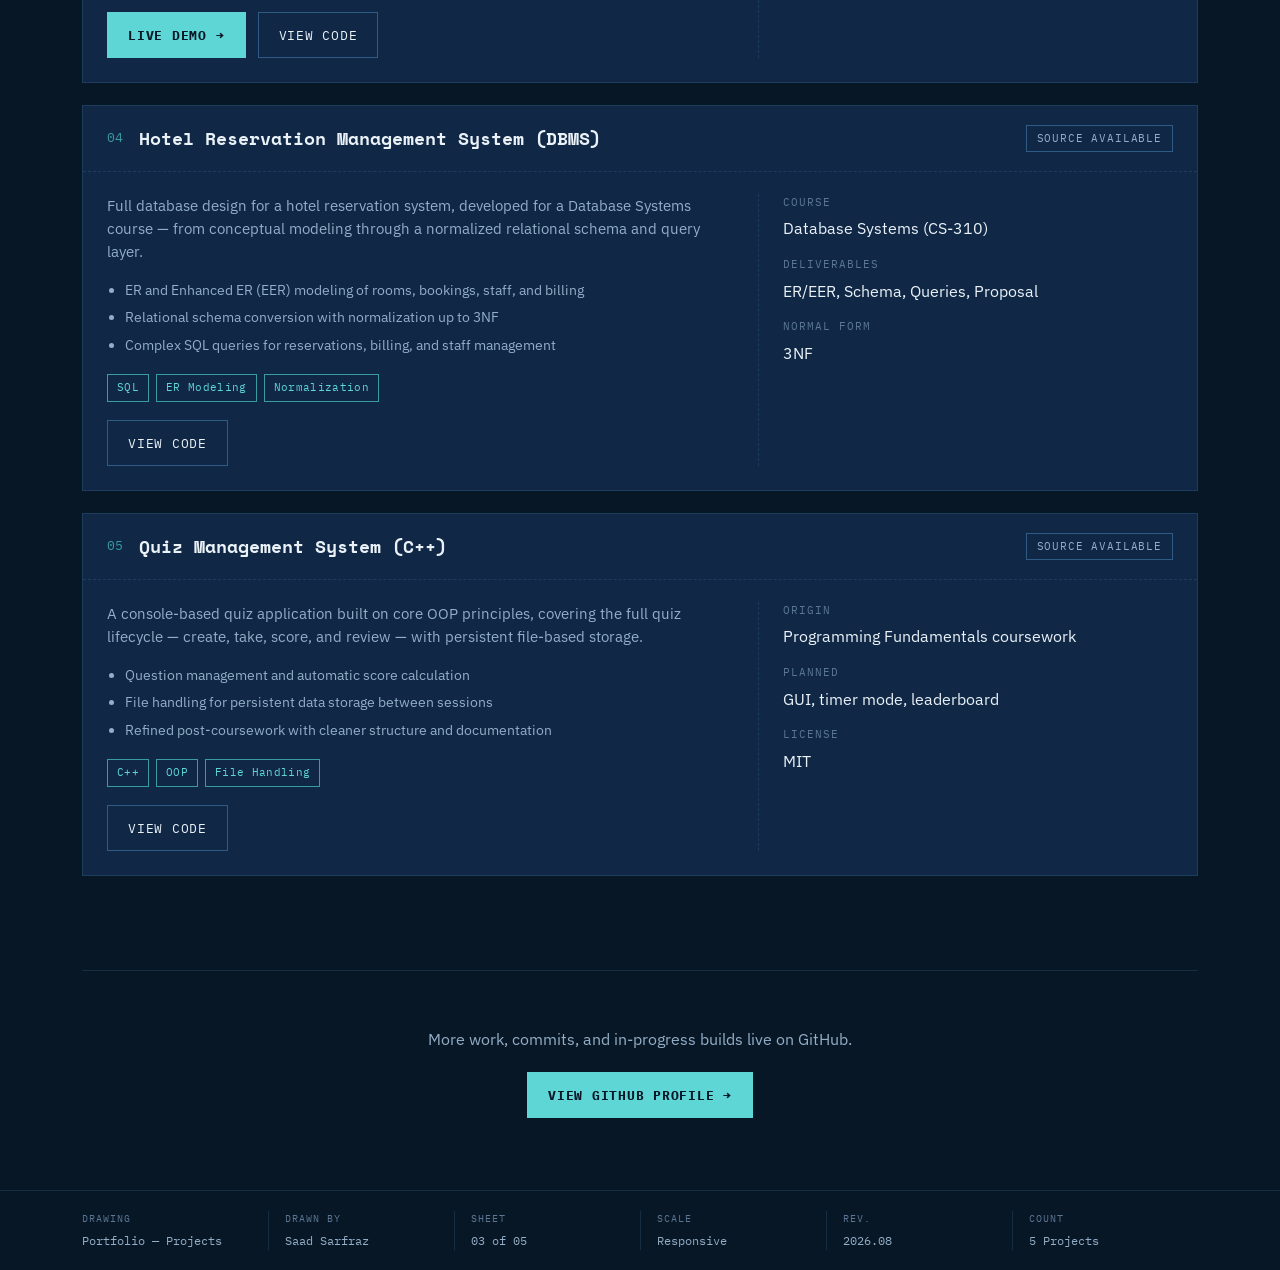
<file: projects.html>
<!DOCTYPE html>
<html lang="en">
<head>
<meta charset="UTF-8">
<meta name="viewport" content="width=device-width, initial-scale=1.0">
<title>Projects — Saad Sarfraz</title>
<meta name="description" content="Projects built by Saad Sarfraz — POS system, migraine prediction ML, DSA visualizer, hotel reservation database, and quiz management system.">
<link rel="stylesheet" href="style.css">
</head>
<body>

<div class="crop-bl"></div><div class="crop-br"></div>

<header class="topbar">
  <div class="topbar-inner">
    <a href="index.html" class="brand">
      <span class="brand-mark"></span>
      SAAD SARFRAZ <span class="brand-sub">/ SE</span>
    </a>
    <button class="nav-toggle" aria-label="Toggle navigation" aria-expanded="false">≡</button>
    <nav class="navlinks">
      <a href="index.html"><span class="num">01</span>Dashboard</a>
      <a href="education.html"><span class="num">02</span>Education</a>
      <a href="projects.html"><span class="num">03</span>Projects</a>
      <a href="goals.html"><span class="num">04</span>Goals</a>
      <a href="contact.html"><span class="num">05</span>Contact</a>
    </nav>
  </div>
</header>


<main class="sheet">

  <section style="padding: 56px 0 40px; border-bottom: 1px solid var(--line-soft);">
    <div class="leader"><span class="dot"></span><span class="tag">Sheet 03 — Projects</span><span class="rule"></span></div>
    <h1 style="font-family: var(--f-display); font-size: clamp(28px,4vw,42px); margin: 0 0 14px; color: var(--paper);">Selected Builds</h1>
    <p style="color: var(--paper-dim); max-width: 62ch; font-size: 16px;">Six+ projects spanning production full-stack software, applied machine learning, interactive learning tools, and database design — each with source and, where deployed, a live build.</p>
  </section>

  <section class="section" style="padding-top: 48px;">

    <!-- 01 — POS System -->
    <div class="project-card">
      <div class="project-head">
        <span class="pnum">01</span>
        <h3>LumenSoft Point of Sale (POS) System</h3>
        <span class="project-status">Live</span>
      </div>
      <div class="project-body">
        <div>
          <p>A production point-of-sale application built during my internship at LumenSoft Technologies. Automates checkout, tracks inventory in real time, manages salesperson accounts, and generates sales analytics — with a React front end and an ASP.NET Core backend on SQL Server.</p>
          <ul>
            <li>Dual admin / salesperson panels with independent, non-colliding sessions</li>
            <li>Role-based route guarding to keep panels isolated and secure</li>
            <li>Fast POS checkout with product search, autocomplete, and receipt generation</li>
            <li>Full CRUD for products and salesperson records, backed by REST APIs</li>
          </ul>
          <div class="chips">
            <span class="chip">React</span><span class="chip">TypeScript</span><span class="chip">ASP.NET Core</span>
            <span class="chip">SQL Server</span><span class="chip">Bootstrap 5</span><span class="chip">Entity Framework</span>
          </div>
          <div class="btn-row">
            <a class="btn btn-primary" href="https://pos.sses.dev/" target="_blank" rel="noopener">Live Demo <span class="arrow">→</span></a>
            <a class="btn" href="https://github.com/saadsarfraz438/POS-System" target="_blank" rel="noopener">View Code</a>
          </div>
        </div>
      <div class="project-aside">
          <div class="k">Context</div>LumenSoft Technologies internship
          <div class="k">Role</div>Full-stack implementation
          <div class="k">Deployment</div>Vercel · Azure
        </div>
      </div>
    </div>

      <!-- 02 — Migraine Prediction ML -->
    <div class="project-card">
      <div class="project-head">
        <span class="pnum">02</span>
        <h3>Migraine Prediction System (Machine Learning)</h3>
        <span class="project-status">Live</span>
      </div>
      <div class="project-body">
        <div>
          <p>An ML pipeline that predicts migraine likelihood from lifestyle and health survey data. Covers the full path from a self-collected Google Forms survey through cleaning, feature engineering, and classification.</p>
          <ul>
            <li>100-response survey designed, collected, and cleaned from scratch</li>
            <li>Categorical encoding, range conversion, and multi-choice binarization</li>
            <li>Decision Tree, Random Forest, and Logistic Regression models compared</li>
          </ul>
          <div class="chips">
            <span class="chip">Python</span><span class="chip">Pandas</span><span class="chip">NumPy</span><span class="chip">Scikit-learn</span>
          </div>
          <div class="btn-row">
            <a class="btn btn-primary" href="https://saadsarfraz438.github.io/migraine-prediction-ml/" target="_blank" rel="noopener">Live Demo <span class="arrow">→</span></a>
            <a class="btn" href="https://github.com/SaadSarfraz438/migraine-prediction-ml" target="_blank" rel="noopener">View Code</a>
          </div>
        </div>
        <div class="project-aside">
          <div class="k">Dataset</div>Self-collected, 100 responses
          <div class="k">Pipeline</div>Cleaning → Feature Engineering → Modeling
          <div class="k">Target</div>Migraine Status classification
        </div>
      </div>
    </div>

<!-- 03 — DSA Visualizer -->
    <div class="project-card">
      <div class="project-head">
        <span class="pnum">03</span>
        <h3>DSA Visualizer</h3>
        <span class="project-status">Live</span>
      </div>
      <div class="project-body">
        <div>
          <p>An interactive web app that animates how core data structures operate internally, built to bridge the gap between DSA theory and implementation for students and interview prep.</p>
          <ul>
            <li>Step-by-step, real-time animation of operations, not just static diagrams</li>
            <li>Covers Linked List, Stack, Queue, Binary Tree, and Graph</li>
            <li>Clean, responsive UI aimed at beginners learning DSA</li>
          </ul>
          <div class="chips">
            <span class="chip">React</span><span class="chip">JavaScript</span><span class="chip">Vite</span>
          </div>
          <div class="btn-row">
            <a class="btn btn-primary" href="https://datastructurevisualise.netlify.app/" target="_blank" rel="noopener">Live Demo <span class="arrow">→</span></a>
            <a class="btn" href="https://github.com/saadsarfraz438/dsa-visualizer" target="_blank" rel="noopener">View Code</a>
          </div>
        </div>
        <div class="project-aside">
          <div class="k">Structures</div>Linked List · Stack · Queue
          <div class="k"></div>· Binary Tree · Graph
          <div class="k">Audience</div>CS students, interview prep
        </div>
      </div>
    </div>

    <!-- 04 — Hotel Reservation DBMS -->
    <div class="project-card">
      <div class="project-head">
        <span class="pnum">04</span>
        <h3>Hotel Reservation Management System (DBMS)</h3>
        <span class="project-status">Source Available</span>
      </div>
      <div class="project-body">
        <div>
          <p>Full database design for a hotel reservation system, developed for a Database Systems course — from conceptual modeling through a normalized relational schema and query layer.</p>
          <ul>
            <li>ER and Enhanced ER (EER) modeling of rooms, bookings, staff, and billing</li>
            <li>Relational schema conversion with normalization up to 3NF</li>
            <li>Complex SQL queries for reservations, billing, and staff management</li>
          </ul>
          <div class="chips">
            <span class="chip">SQL</span><span class="chip">ER Modeling</span><span class="chip">Normalization</span>
          </div>
          <div class="btn-row">
            <a class="btn" href="https://github.com/SaadSarfraz438/hotel-reservation-management-system-dbms" target="_blank" rel="noopener">View Code</a>
          </div>
        </div>
        <div class="project-aside">
          <div class="k">Course</div>Database Systems (CS-310)
          <div class="k">Deliverables</div>ER/EER, Schema, Queries, Proposal
          <div class="k">Normal Form</div>3NF
        </div>
      </div>
    </div>

    <!-- 05 — Quiz Management System -->
    <div class="project-card">
      <div class="project-head">
        <span class="pnum">05</span>
        <h3>Quiz Management System (C++)</h3>
        <span class="project-status">Source Available</span>
      </div>
      <div class="project-body">
        <div>
          <p>A console-based quiz application built on core OOP principles, covering the full quiz lifecycle — create, take, score, and review — with persistent file-based storage.</p>
          <ul>
            <li>Question management and automatic score calculation</li>
            <li>File handling for persistent data storage between sessions</li>
            <li>Refined post-coursework with cleaner structure and documentation</li>
          </ul>
          <div class="chips">
            <span class="chip">C++</span><span class="chip">OOP</span><span class="chip">File Handling</span>
          </div>
          <div class="btn-row">
            <a class="btn" href="https://github.com/SaadSarfraz438/Quiz-Management-System-CPP" target="_blank" rel="noopener">View Code</a>
          </div>
        </div>
        <div class="project-aside">
          <div class="k">Origin</div>Programming Fundamentals coursework
          <div class="k">Planned</div>GUI, timer mode, leaderboard
          <div class="k">License</div>MIT
        </div>
      </div>
    </div>
  </section>

  
  <section class="section" style="text-align:center; padding: 40px 0 72px;">
    <p style="color: var(--paper-dim); margin-bottom: 20px;">More work, commits, and in-progress builds live on GitHub.</p>
    <div class="btn-row" style="justify-content:center;">
      <a class="btn btn-primary" href="https://github.com/saadsarfraz438" target="_blank" rel="noopener">View GitHub Profile <span class="arrow">→</span></a>
    </div>
  </section>

</main>


<footer class="titleblock">
  <div class="titleblock-inner">
    <div class="tb-cell"><div class="k">Drawing</div><div class="v">Portfolio — Projects</div></div>
    <div class="tb-cell"><div class="k">Drawn By</div><div class="v">Saad Sarfraz</div></div>
    <div class="tb-cell"><div class="k">Sheet</div><div class="v">03 of 05</div></div>
    <div class="tb-cell"><div class="k">Scale</div><div class="v">Responsive</div></div>
    <div class="tb-cell"><div class="k">Rev.</div><div class="v">2026.08</div></div>
    <div class="tb-cell"><div class="k">Count</div><div class="v">5 Projects</div></div>
  </div>
</footer>

<script src="main.js"></script>
</body>
</html>
</file>
<file: style.css>
@import url('https://fonts.googleapis.com/css2?family=Space+Mono:wght@400;700&family=IBM+Plex+Sans:wght@400;500;600;700&family=IBM+Plex+Mono:wght@400;500;600&display=swap');

:root {
  /* ---- palette -------------------------------------------------------- */
  --navy-deep:   #081726;
  --navy:        #0d2038;
  --navy-panel:  #102846;
  --line:        #2e5c86;
  --line-soft:   rgba(95, 170, 212, 0.16);
  --line-softer: rgba(95, 170, 212, 0.08);
  --cyan:        #5fd6d6;
  --cyan-dim:    #3a9ba0;
  --amber:       #f2a93b;
  --paper:       #eaf2f8;
  --paper-dim:   #93aec7;
  --paper-faint: #5b7794;

  /* ---- type ------------------------------------------------------------ */
  --f-display: 'Space Mono', 'IBM Plex Mono', monospace;
  --f-body:    'IBM Plex Sans', -apple-system, sans-serif;
  --f-data:    'IBM Plex Mono', monospace;

  --sheet-max: 1180px;
}


* { box-sizing: border-box; }

html { scroll-behavior: smooth; }

@media (prefers-reduced-motion: reduce) {
  html { scroll-behavior: auto; }
  * { animation-duration: 0.001ms !important; animation-iteration-count: 1 !important; transition-duration: 0.001ms !important; }
}

body {
  margin: 0;
  background:
    linear-gradient(var(--navy-deep), var(--navy-deep)),
    repeating-linear-gradient(0deg, var(--line-softer) 0 1px, transparent 1px 88px),
    repeating-linear-gradient(90deg, var(--line-softer) 0 1px, transparent 1px 88px);
  color: var(--paper);
  font-family: var(--f-body);
  font-size: 16px;
  line-height: 1.6;
  min-height: 100vh;
  display: flex;
  flex-direction: column;
}

a { color: inherit; }
img { max-width: 100%; display: block; }

::selection { background: var(--cyan); color: var(--navy-deep); }

:focus-visible {
  outline: 2px solid var(--cyan);
  outline-offset: 3px;
}

/* ---- corner crop marks on every sheet --------------------------------- */
.sheet {
  position: relative;
  max-width: var(--sheet-max);
  margin: 0 auto;
  padding: 0 32px;
  width: 100%;
  flex: 1;
}

.sheet::before,
.sheet::after {
  content: '';
  position: fixed;
  width: 22px;
  height: 22px;
  top: 18px;
  border-top: 1.5px solid var(--line);
  pointer-events: none;
  z-index: 5;
}
.sheet::before { left: 18px; border-left: 1.5px solid var(--line); }
.sheet::after  { right: 18px; border-right: 1.5px solid var(--line); }

.crop-bl, .crop-br {
  position: fixed;
  width: 22px;
  height: 22px;
  bottom: 92px;
  border-bottom: 1.5px solid var(--line);
  pointer-events: none;
  z-index: 5;
}
.crop-bl { left: 18px; border-left: 1.5px solid var(--line); }
.crop-br { right: 18px; border-right: 1.5px solid var(--line); }

/* ---- eyebrow / annotation labels --------------------------------------- */
.tag {
  font-family: var(--f-data);
  font-size: 11.5px;
  letter-spacing: 0.14em;
  text-transform: uppercase;
  color: var(--cyan);
}

.leader {
  display: flex;
  align-items: center;
  gap: 10px;
  margin: 0 0 10px;
}
.leader .dot {
  width: 7px; height: 7px;
  border-radius: 50%;
  background: var(--cyan);
  box-shadow: 0 0 0 3px var(--line-soft);
  flex-shrink: 0;
}
.leader .rule {
  height: 1px;
  background: var(--line);
  flex: 1;
}

/* ---- top navigation ----------------------------------------------------- */
.topbar {
  border-bottom: 1px solid var(--line-soft);
  background: rgba(8, 23, 38, 0.86);
  backdrop-filter: blur(8px);
  position: sticky;
  top: 0;
  z-index: 20;
}
.topbar-inner {
  max-width: var(--sheet-max);
  margin: 0 auto;
  padding: 0 32px;
  height: 68px;
  display: flex;
  align-items: center;
  justify-content: space-between;
  gap: 20px;
}
.brand {
  font-family: var(--f-display);
  font-weight: 700;
  font-size: 16px;
  letter-spacing: 0.02em;
  color: var(--paper);
  text-decoration: none;
  display: flex;
  align-items: center;
  gap: 10px;
}
.brand .brand-mark {
  width: 12px; height: 12px;
  border: 1.5px solid var(--cyan);
  position: relative;
  flex-shrink: 0;
}
.brand .brand-mark::after {
  content: '';
  position: absolute;
  inset: 3px;
  background: var(--cyan);
}
.brand .brand-sub {
  color: var(--paper-dim);
  font-weight: 400;
  font-size: 12px;
}

.navlinks {
  display: flex;
  gap: 4px;
  align-items: center;
  font-family: var(--f-data);
  font-size: 12.5px;
  letter-spacing: 0.06em;
  text-transform: uppercase;
}
.navlinks a {
  text-decoration: none;
  color: var(--paper-dim);
  padding: 8px 14px;
  border: 1px solid transparent;
  transition: color .15s ease, border-color .15s ease, background .15s ease;
}
.navlinks a:hover { color: var(--paper); border-color: var(--line-soft); }
.navlinks a.is-active {
  color: var(--cyan);
  border-color: var(--cyan-dim);
  background: var(--line-softer);
}
.navlinks .num { color: var(--cyan-dim); margin-right: 6px; }

.nav-toggle {
  display: none;
  background: none;
  border: 1px solid var(--line-soft);
  color: var(--paper);
  width: 40px; height: 40px;
  font-family: var(--f-data);
  cursor: pointer;
}

/* ---- buttons (no bare links anywhere in body copy) --------------------- */
.btn {
  font-family: var(--f-data);
  font-size: 12.5px;
  letter-spacing: 0.06em;
  text-transform: uppercase;
  text-decoration: none;
  display: inline-flex;
  align-items: center;
  gap: 9px;
  padding: 12px 20px;
  border: 1px solid var(--line);
  color: var(--paper);
  background: var(--navy-panel);
  cursor: pointer;
  transition: border-color .15s ease, transform .12s ease, background .15s ease, color .15s ease;
  white-space: nowrap;
}
.btn:hover { border-color: var(--cyan); color: var(--cyan); transform: translateY(-1px); }
.btn:active { transform: translateY(0); }
.btn-primary {
  background: var(--cyan);
  border-color: var(--cyan);
  color: var(--navy-deep);
  font-weight: 700;
}
.btn-primary:hover { background: var(--paper); border-color: var(--paper); color: var(--navy-deep); }
.btn-ghost { background: transparent; }
.btn-row { display: flex; flex-wrap: wrap; gap: 12px; }
.btn .arrow { transition: transform .15s ease; }
.btn:hover .arrow { transform: translateX(3px); }

/* ---- hero ---------------------------------------------------------------- */
.hero {
  padding: 76px 0 64px;
  display: grid;
  grid-template-columns: 1.2fr 0.8fr;
  gap: 48px;
  align-items: start;
  border-bottom: 1px solid var(--line-soft);
}
.hero-status {
  display: inline-flex;
  align-items: center;
  gap: 8px;
  font-family: var(--f-data);
  font-size: 12px;
  letter-spacing: 0.08em;
  text-transform: uppercase;
  color: var(--amber);
  border: 1px solid rgba(242, 169, 59, 0.35);
  padding: 6px 12px;
  margin-bottom: 22px;
}
.hero-status .blip {
  width: 6px; height: 6px; border-radius: 50%;
  background: var(--amber);
  animation: blip 1.8s ease-in-out infinite;
}
@keyframes blip { 0%,100% { opacity: 1; } 50% { opacity: 0.25; } }

.hero h1 {
  font-family: var(--f-display);
  font-size: clamp(34px, 5vw, 54px);
  line-height: 1.1;
  margin: 0 0 18px;
  color: var(--paper);
}
.hero h1 span { color: var(--cyan); }
.hero p.lede {
  font-size: 17px;
  color: var(--paper-dim);
  max-width: 54ch;
  margin: 0 0 32px;
}

.spec-panel {
  border: 1px solid var(--line-soft);
  background: var(--navy-panel);
}
.spec-panel .spec-head {
  font-family: var(--f-data);
  font-size: 11px;
  letter-spacing: 0.12em;
  text-transform: uppercase;
  color: var(--cyan-dim);
  padding: 12px 18px;
  border-bottom: 1px solid var(--line-soft);
}
.spec-row {
  display: flex;
  justify-content: space-between;
  gap: 12px;
  padding: 13px 18px;
  border-bottom: 1px dashed var(--line-soft);
  font-family: var(--f-data);
  font-size: 13px;
}
.spec-row:last-child { border-bottom: none; }
.spec-row .k { color: var(--paper-faint); }
.spec-row .v { color: var(--paper); text-align: right; }


/* ---- stat strip ------------------------------------------------------- */
.stat-strip {
  display: grid;
  grid-template-columns: repeat(4, 1fr);
  border: 1px solid var(--line-soft);
  border-top: none;
}
.stat-cell {
  padding: 26px 22px;
  border-left: 1px solid var(--line-soft);
}
.stat-cell:first-child { border-left: none; }
.stat-cell .num {
  font-family: var(--f-display);
  font-size: 30px;
  color: var(--cyan);
  line-height: 1;
}
.stat-cell .label {
  margin-top: 8px;
  font-family: var(--f-data);
  font-size: 11.5px;
  letter-spacing: 0.08em;
  text-transform: uppercase;
  color: var(--paper-dim);
}


/* ---- section headers ----------------------------------------------------- */
.section { padding: 72px 0; border-bottom: 1px solid var(--line-soft); }
.section:last-of-type { border-bottom: none; }
.section-head {
  display: flex;
  align-items: baseline;
  justify-content: space-between;
  gap: 20px;
  margin-bottom: 36px;
  flex-wrap: wrap;
}
.section-head h2 {
  font-family: var(--f-display);
  font-size: clamp(22px, 3vw, 30px);
  margin: 0;
  color: var(--paper);
}
.section-head .sheet-no {
  font-family: var(--f-data);
  font-size: 12px;
  color: var(--paper-faint);
}

/* ---- cards --------------------------------------------------------------- */
.grid-2 { display: grid; grid-template-columns: 1fr 1fr; gap: 22px; }
.grid-3 { display: grid; grid-template-columns: repeat(3, 1fr); gap: 22px; }

.card {
  border: 1px solid var(--line-soft);
  background: var(--navy-panel);
  padding: 26px;
  position: relative;
}
.card .idx {
  position: absolute;
  top: 18px; right: 20px;
  font-family: var(--f-data);
  font-size: 11px;
  color: var(--paper-faint);
}
.card h3 {
  font-family: var(--f-display);
  font-size: 17px;
  margin: 0 0 10px;
  padding-right: 40px;
  color: var(--paper);
}
.card p { color: var(--paper-dim); font-size: 14.5px; margin: 0 0 16px; }

.chips { display: flex; flex-wrap: wrap; gap: 7px; margin-bottom: 18px; }
.chip {
  font-family: var(--f-data);
  font-size: 11px;
  letter-spacing: 0.03em;
  color: var(--cyan);
  border: 1px solid var(--cyan-dim);
  padding: 4px 9px;
}


/* ---- project cards ------------------------------------------------------- */
.project-card { border: 1px solid var(--line-soft); background: var(--navy-panel); margin-bottom: 22px; }
.project-head {
  display: flex;
  justify-content: space-between;
  align-items: center;
  gap: 16px;
  padding: 18px 24px;
  border-bottom: 1px dashed var(--line-soft);
}
.project-head .pnum { font-family: var(--f-data); color: var(--cyan-dim); font-size: 13px; }
.project-head h3 { font-family: var(--f-display); font-size: 18px; margin: 0; color: var(--paper); flex: 1; }
.project-status {
  font-family: var(--f-data);
  font-size: 10.5px;
  letter-spacing: 0.08em;
  text-transform: uppercase;
  padding: 4px 10px;
  border: 1px solid var(--line);
  color: var(--paper-dim);
}
.project-body { padding: 22px 24px 24px; display: grid; grid-template-columns: 1.5fr 1fr; gap: 28px; }
.project-body p { color: var(--paper-dim); font-size: 14.5px; margin: 0 0 16px; }
.project-body ul { margin: 0 0 18px; padding-left: 18px; color: var(--paper-dim); font-size: 14px; }
.project-body ul li { margin-bottom: 5px; }
.project-aside { border-left: 1px dashed var(--line-soft); padding-left: 24px; }
.project-aside .k { font-family: var(--f-data); font-size: 10.5px; letter-spacing: 0.1em; text-transform: uppercase; color: var(--paper-faint); margin: 14px 0 6px; }
.project-aside .k:first-child { margin-top: 0; }

/* ---- skills bars ----------------------------------------------------------- */
.skillbar { margin-bottom: 18px; }
.skillbar .row { display: flex; justify-content: space-between; font-family: var(--f-data); font-size: 12.5px; margin-bottom: 8px; }
.skillbar .row .pct { color: var(--cyan); }
.skillbar .track { height: 6px; background: var(--line-softer); position: relative; overflow: hidden; }
.skillbar .fill { height: 100%; background: linear-gradient(90deg, var(--cyan-dim), var(--cyan)); }

/* ---- timeline (goals) -------------------------------------------------- */
.timeline { position: relative; padding-left: 34px; }
.timeline::before {
  content: '';
  position: absolute;
  left: 6px; top: 6px; bottom: 6px;
  width: 1px;
  background: var(--line);
}
.tl-item { position: relative; padding-bottom: 40px; }
.tl-item:last-child { padding-bottom: 0; }
.tl-item::before {
  content: '';
  position: absolute;
  left: -34px; top: 4px;
  width: 11px; height: 11px;
  border: 1.5px solid var(--cyan);
  background: var(--navy-deep);
}
.tl-item.is-current::before { background: var(--cyan); }
.tl-head { display: flex; align-items: center; gap: 12px; margin-bottom: 8px; flex-wrap: wrap; }
.tl-status { font-family: var(--f-data); font-size: 11px; letter-spacing: 0.08em; text-transform: uppercase; color: var(--amber); }
.tl-item h3 { font-family: var(--f-display); font-size: 18px; margin: 0; color: var(--paper); }
.tl-item p { color: var(--paper-dim); font-size: 14.5px; max-width: 62ch; margin: 0 0 14px; }


/* ---- coursework table --------------------------------------------------- */
.course-table { width: 100%; border-collapse: collapse; }
.course-table th {
  text-align: left;
  font-family: var(--f-data);
  font-size: 11px;
  letter-spacing: 0.1em;
  text-transform: uppercase;
  color: var(--paper-faint);
  border-bottom: 1px solid var(--line-soft);
  padding: 10px 12px;
}
.course-table td {
  padding: 14px 12px;
  border-bottom: 1px dashed var(--line-soft);
  font-size: 14px;
  color: var(--paper-dim);
  vertical-align: top;
}
.course-table td.code { font-family: var(--f-data); color: var(--cyan); white-space: nowrap; }
.course-table td.name { color: var(--paper); font-weight: 500; }

/* ---- contact grid --------------------------------------------------------- */
.contact-grid { display: grid; grid-template-columns: repeat(4, 1fr); gap: 16px; }
.contact-card {
  border: 1px solid var(--line-soft);
  background: var(--navy-panel);
  padding: 22px;
  text-align: left;
  text-decoration: none;
  color: var(--paper);
  display: flex;
  flex-direction: column;
  gap: 14px;
  transition: border-color .15s ease, transform .12s ease;
}
.contact-card:hover { border-color: var(--cyan); transform: translateY(-2px); }
button.contact-card { font: inherit; width: 100%; }
.contact-card .ic {
  width: 34px; height: 34px;
  border: 1px solid var(--line);
  display: flex; align-items: center; justify-content: center;
  color: var(--cyan);
}
.contact-card .label { font-family: var(--f-data); font-size: 11px; letter-spacing: 0.08em; text-transform: uppercase; color: var(--paper-faint); }
.contact-card .value { font-family: var(--f-data); font-size: 13px; word-break: break-word; }

.copy-note {
  font-family: var(--f-data);
  font-size: 11.5px;
  color: var(--cyan);
  margin-top: 10px;
  height: 14px;
}

/* ---- title block (footer signature) --------------------------------------- */
.titleblock {
  border-top: 1px solid var(--line-soft);
  margin-top: auto;
}
.titleblock-inner {
  max-width: var(--sheet-max);
  margin: 0 auto;
  padding: 20px 32px;
  display: grid;
  grid-template-columns: repeat(6, 1fr);
}
.tb-cell {
  padding: 0 16px;
  border-left: 1px solid var(--line-soft);
}
.tb-cell:first-child { border-left: none; padding-left: 0; }
.tb-cell .k {
  font-family: var(--f-data);
  font-size: 9.5px;
  letter-spacing: 0.1em;
  text-transform: uppercase;
  color: var(--paper-faint);
  margin-bottom: 4px;
}
.tb-cell .v {
  font-family: var(--f-data);
  font-size: 12px;
  color: var(--paper-dim);
}

/* ---- responsive ------------------------------------------------------------ */
@media (max-width: 860px) {
  .hero { grid-template-columns: 1fr; }
  .stat-strip { grid-template-columns: repeat(2, 1fr); }
  .stat-cell:nth-child(2n+1) { border-left: none; }
  .stat-cell:nth-child(n+3) { border-top: 1px solid var(--line-soft); }
  .grid-2, .grid-3 { grid-template-columns: 1fr; }
  .project-body { grid-template-columns: 1fr; }
  .project-aside { border-left: none; padding-left: 0; border-top: 1px dashed var(--line-soft); padding-top: 18px; }
  .contact-grid { grid-template-columns: repeat(2, 1fr); }
  .titleblock-inner { grid-template-columns: repeat(2, 1fr); row-gap: 14px; }
  .tb-cell:nth-child(2n+1) { border-left: none; }
  .navlinks { display: none; position: absolute; top: 68px; left: 0; right: 0; background: var(--navy); border-bottom: 1px solid var(--line-soft); flex-direction: column; padding: 8px; }
  .navlinks.is-open { display: flex; }
  .navlinks a { padding: 12px 14px; }
  .nav-toggle { display: block; }
}
@media (max-width: 560px) {
  .contact-grid { grid-template-columns: 1fr; }
  .sheet { padding: 0 18px; }
  .topbar-inner { padding: 0 18px; }
}
</file>
